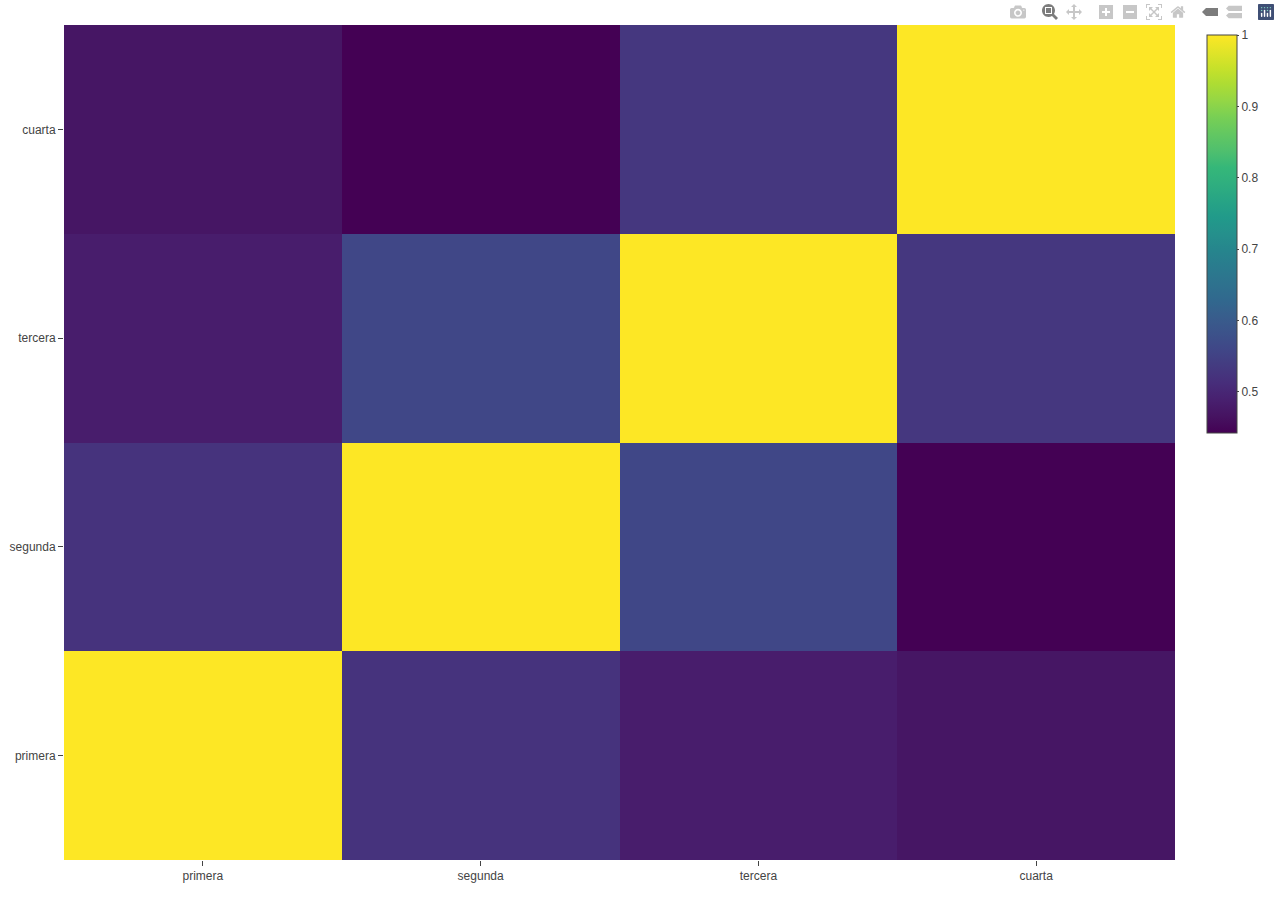
<file: GRAFICOS/cor_olas.html>
<!DOCTYPE html>
<html lang="en">
<head>
<meta charset="utf-8"/>
<style>body{background-color:white;}</style>
<script src="lib/htmlwidgets-1.5.4/htmlwidgets.js"></script>
<script src="lib/plotly-binding-4.10.0/plotly.js"></script>
<script src="lib/typedarray-0.1/typedarray.min.js"></script>
<script src="lib/jquery-3.5.1/jquery.min.js"></script>
<link href="lib/crosstalk-1.2.0/css/crosstalk.min.css" rel="stylesheet" />
<script src="lib/crosstalk-1.2.0/js/crosstalk.min.js"></script>
<link href="lib/plotly-htmlwidgets-css-2.5.1/plotly-htmlwidgets.css" rel="stylesheet" />
<script src="lib/plotly-main-2.5.1/plotly-latest.min.js"></script>
  <title>plotly</title>
</head>
<body>
<div id="htmlwidget_container">
  <div id="htmlwidget-e7dbbc488dd6bed8e155" style="width:100%;height:400px;" class="plotly html-widget"></div>
</div>
<script type="application/json" data-for="htmlwidget-e7dbbc488dd6bed8e155">{"x":{"visdat":{"23bc6abbd3a":["function () ","plotlyVisDat"]},"cur_data":"23bc6abbd3a","attrs":{"23bc6abbd3a":{"x":["primera","segunda","tercera","cuarta"],"y":["primera","segunda","tercera","cuarta"],"z":[[1,0.523406505764144,0.484140885814989,0.471161086002032],[0.523406505764144,1,0.560038221051182,0.442291001180113],[0.484140885814989,0.560038221051182,1,0.529966957746842],[0.471161086002032,0.442291001180113,0.529966957746842,1]],"alpha_stroke":1,"sizes":[10,100],"spans":[1,20],"type":"heatmap"}},"layout":{"margin":{"b":40,"l":60,"t":25,"r":10},"xaxis":{"domain":[0,1],"automargin":true,"title":[]},"yaxis":{"domain":[0,1],"automargin":true,"title":[]},"scene":{"zaxis":{"title":[]}},"hovermode":"closest","showlegend":false,"legend":{"yanchor":"top","y":0.5}},"source":"A","config":{"modeBarButtonsToAdd":["hoverclosest","hovercompare"],"showSendToCloud":false},"data":[{"colorbar":{"title":"","ticklen":2,"len":0.5,"lenmode":"fraction","y":1,"yanchor":"top"},"colorscale":[["0","rgba(68,1,84,1)"],["0.0416666666666667","rgba(70,19,97,1)"],["0.0833333333333334","rgba(72,32,111,1)"],["0.125","rgba(71,45,122,1)"],["0.166666666666667","rgba(68,58,128,1)"],["0.208333333333333","rgba(64,70,135,1)"],["0.25","rgba(60,82,138,1)"],["0.291666666666667","rgba(56,93,140,1)"],["0.333333333333333","rgba(49,104,142,1)"],["0.375","rgba(46,114,142,1)"],["0.416666666666667","rgba(42,123,142,1)"],["0.458333333333333","rgba(38,133,141,1)"],["0.5","rgba(37,144,140,1)"],["0.541666666666667","rgba(33,154,138,1)"],["0.583333333333333","rgba(39,164,133,1)"],["0.625","rgba(47,174,127,1)"],["0.666666666666667","rgba(53,183,121,1)"],["0.708333333333333","rgba(79,191,110,1)"],["0.75","rgba(98,199,98,1)"],["0.791666666666667","rgba(119,207,85,1)"],["0.833333333333333","rgba(147,214,70,1)"],["0.875","rgba(172,220,52,1)"],["0.916666666666667","rgba(199,225,42,1)"],["0.958333333333333","rgba(226,228,40,1)"],["1","rgba(253,231,37,1)"]],"showscale":true,"x":["primera","segunda","tercera","cuarta"],"y":["primera","segunda","tercera","cuarta"],"z":[[1,0.523406505764144,0.484140885814989,0.471161086002032],[0.523406505764144,1,0.560038221051182,0.442291001180113],[0.484140885814989,0.560038221051182,1,0.529966957746842],[0.471161086002032,0.442291001180113,0.529966957746842,1]],"type":"heatmap","xaxis":"x","yaxis":"y","frame":null}],"highlight":{"on":"plotly_click","persistent":false,"dynamic":false,"selectize":false,"opacityDim":0.2,"selected":{"opacity":1},"debounce":0},"shinyEvents":["plotly_hover","plotly_click","plotly_selected","plotly_relayout","plotly_brushed","plotly_brushing","plotly_clickannotation","plotly_doubleclick","plotly_deselect","plotly_afterplot","plotly_sunburstclick"],"base_url":"https://plot.ly"},"evals":[],"jsHooks":[]}</script>
<script type="application/htmlwidget-sizing" data-for="htmlwidget-e7dbbc488dd6bed8e155">{"viewer":{"width":"100%","height":400,"padding":0,"fill":true},"browser":{"width":"100%","height":400,"padding":0,"fill":true}}</script>
</body>
</html>
</file>
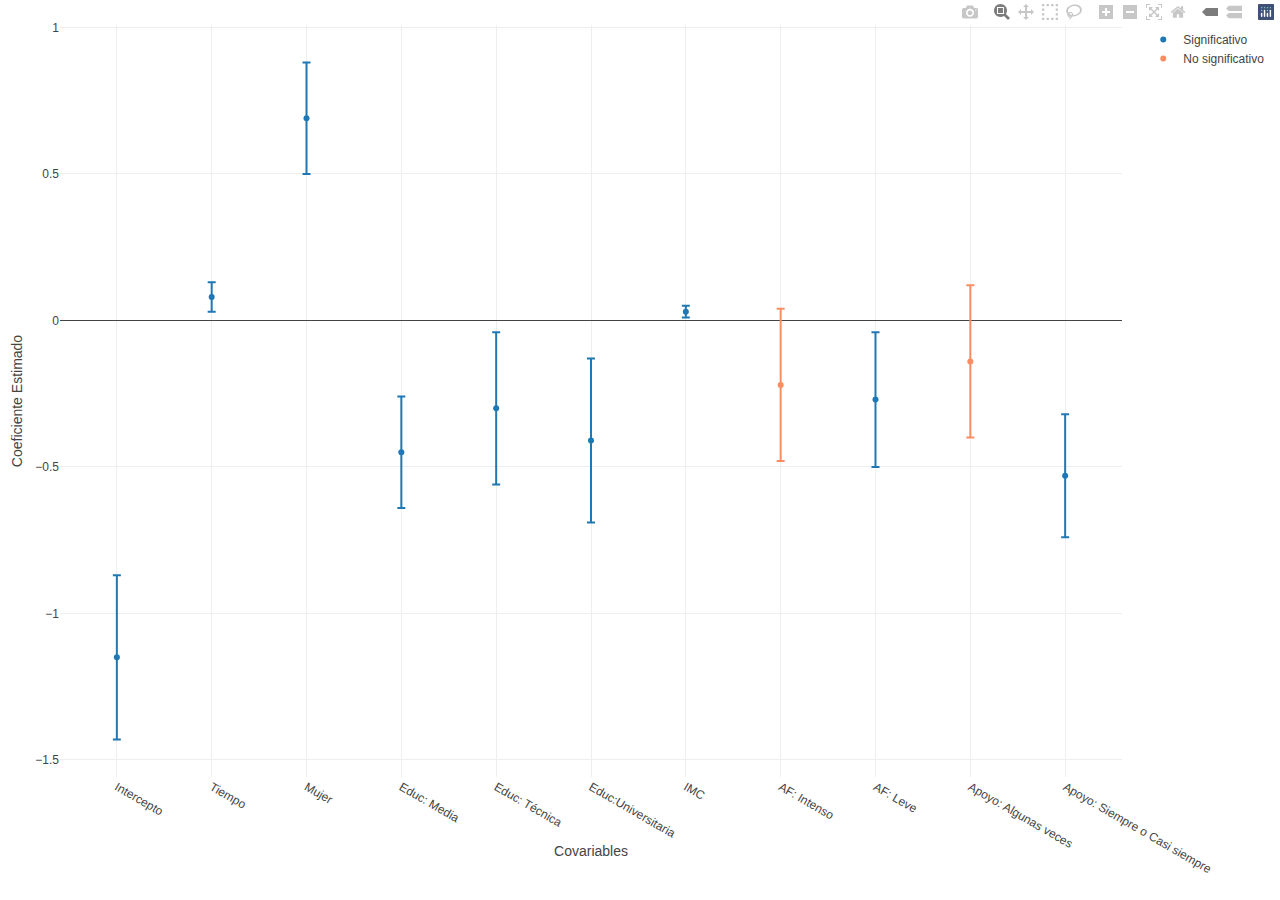
<file: GRAFICOS/gf_betas_aditivo.html>
<!DOCTYPE html>
<html lang="en">
<head>
<meta charset="utf-8"/>
<style>body{background-color:white;}</style>
<script src="lib/htmlwidgets-1.5.4/htmlwidgets.js"></script>
<script src="lib/plotly-binding-4.10.0/plotly.js"></script>
<script src="lib/typedarray-0.1/typedarray.min.js"></script>
<script src="lib/jquery-3.5.1/jquery.min.js"></script>
<link href="lib/crosstalk-1.2.0/css/crosstalk.min.css" rel="stylesheet" />
<script src="lib/crosstalk-1.2.0/js/crosstalk.min.js"></script>
<link href="lib/plotly-htmlwidgets-css-2.5.1/plotly-htmlwidgets.css" rel="stylesheet" />
<script src="lib/plotly-main-2.5.1/plotly-latest.min.js"></script>
  <title>plotly</title>
</head>
<body>
<div id="htmlwidget_container">
  <div id="htmlwidget-efe82b393adb90d9a806" style="width:100%;height:400px;" class="plotly html-widget"></div>
</div>
<script type="application/json" data-for="htmlwidget-efe82b393adb90d9a806">{"x":{"visdat":{"25a83a92fda":["function () ","plotlyVisDat"],"25a8296e677f":["function () ","data"]},"cur_data":"25a8296e677f","attrs":{"25a83a92fda":{"x":{},"y":{},"mode":"markers","error_y":{},"hoverinfo":"text","text":{},"name":"Significativo","alpha_stroke":1,"sizes":[10,100],"spans":[1,20],"type":"scatter"},"25a8296e677f":{"x":{},"y":{},"mode":"markers","error_y":{},"hoverinfo":"text","text":{},"name":"No significativo","alpha_stroke":1,"sizes":[10,100],"spans":[1,20],"type":"scatter","color":"red","inherit":true}},"layout":{"margin":{"b":40,"l":60,"t":25,"r":10},"xaxis":{"domain":[0,1],"automargin":true,"title":"Covariables","type":"category","categoryorder":"array","categoryarray":["Intercepto","Tiempo","Mujer","Educ: Media","Educ: Técnica","Educ:Universitaria","IMC","AF: Intenso","AF: Leve","Apoyo: Algunas veces","Apoyo: Siempre o Casi siempre"]},"yaxis":{"domain":[0,1],"automargin":true,"title":"Coeficiente Estimado"},"hovermode":"closest","showlegend":true},"source":"A","config":{"modeBarButtonsToAdd":["hoverclosest","hovercompare"],"showSendToCloud":false},"data":[{"x":["Intercepto","Tiempo","Mujer","Educ: Media","Educ: Técnica","Educ:Universitaria","IMC","AF: Leve","Apoyo: Siempre o Casi siempre"],"y":[-1.15,0.08,0.69,-0.45,-0.3,-0.41,0.03,-0.27,-0.53],"mode":"markers","error_y":{"color":"rgba(31,119,180,1)","array":[0.28,0.05,0.19,0.19,0.26,0.28,0.02,0.23,0.21]},"hoverinfo":["text","text","text","text","text","text","text","text","text"],"text":["Intercepto <br> Beta: -1.15 <br> Error: 0.28 <br> Chances: 0.32","Tiempo <br> Beta: 0.08 <br> Error: 0.05 <br> Chances: 1.08","Mujer <br> Beta: 0.69 <br> Error: 0.19 <br> Chances: 1.99","Educ: Media <br> Beta: -0.45 <br> Error: 0.19 <br> Chances: 0.64","Educ: Técnica <br> Beta: -0.3 <br> Error: 0.26 <br> Chances: 0.74","Educ:Universitaria <br> Beta: -0.41 <br> Error: 0.28 <br> Chances: 0.66","IMC <br> Beta: 0.03 <br> Error: 0.02 <br> Chances: 1.03","AF: Leve <br> Beta: -0.27 <br> Error: 0.23 <br> Chances: 0.76","Apoyo: Siempre o Casi siempre <br> Beta: -0.53 <br> Error: 0.21 <br> Chances: 0.59"],"name":"Significativo","type":"scatter","marker":{"color":"rgba(31,119,180,1)","line":{"color":"rgba(31,119,180,1)"}},"error_x":{"color":"rgba(31,119,180,1)"},"line":{"color":"rgba(31,119,180,1)"},"xaxis":"x","yaxis":"y","frame":null},{"x":["AF: Intenso","Apoyo: Algunas veces"],"y":[-0.22,-0.14],"mode":"markers","error_y":{"color":"rgba(252,141,98,1)","array":[0.26,0.26]},"hoverinfo":["text","text"],"text":["AF: Intenso <br> Beta: -0.22 <br> Error: 0.26 <br> Chances: 0.8","Apoyo: Algunas veces <br> Beta: -0.14 <br> Error: 0.26 <br> Chances: 0.87"],"name":"No significativo","type":"scatter","marker":{"color":"rgba(252,141,98,1)","line":{"color":"rgba(252,141,98,1)"}},"textfont":{"color":"rgba(252,141,98,1)"},"error_x":{"color":"rgba(252,141,98,1)"},"line":{"color":"rgba(252,141,98,1)"},"xaxis":"x","yaxis":"y","frame":null}],"highlight":{"on":"plotly_click","persistent":false,"dynamic":false,"selectize":false,"opacityDim":0.2,"selected":{"opacity":1},"debounce":0},"shinyEvents":["plotly_hover","plotly_click","plotly_selected","plotly_relayout","plotly_brushed","plotly_brushing","plotly_clickannotation","plotly_doubleclick","plotly_deselect","plotly_afterplot","plotly_sunburstclick"],"base_url":"https://plot.ly"},"evals":[],"jsHooks":[]}</script>
<script type="application/htmlwidget-sizing" data-for="htmlwidget-efe82b393adb90d9a806">{"viewer":{"width":"100%","height":400,"padding":0,"fill":true},"browser":{"width":"100%","height":400,"padding":0,"fill":true}}</script>
</body>
</html>
</file>
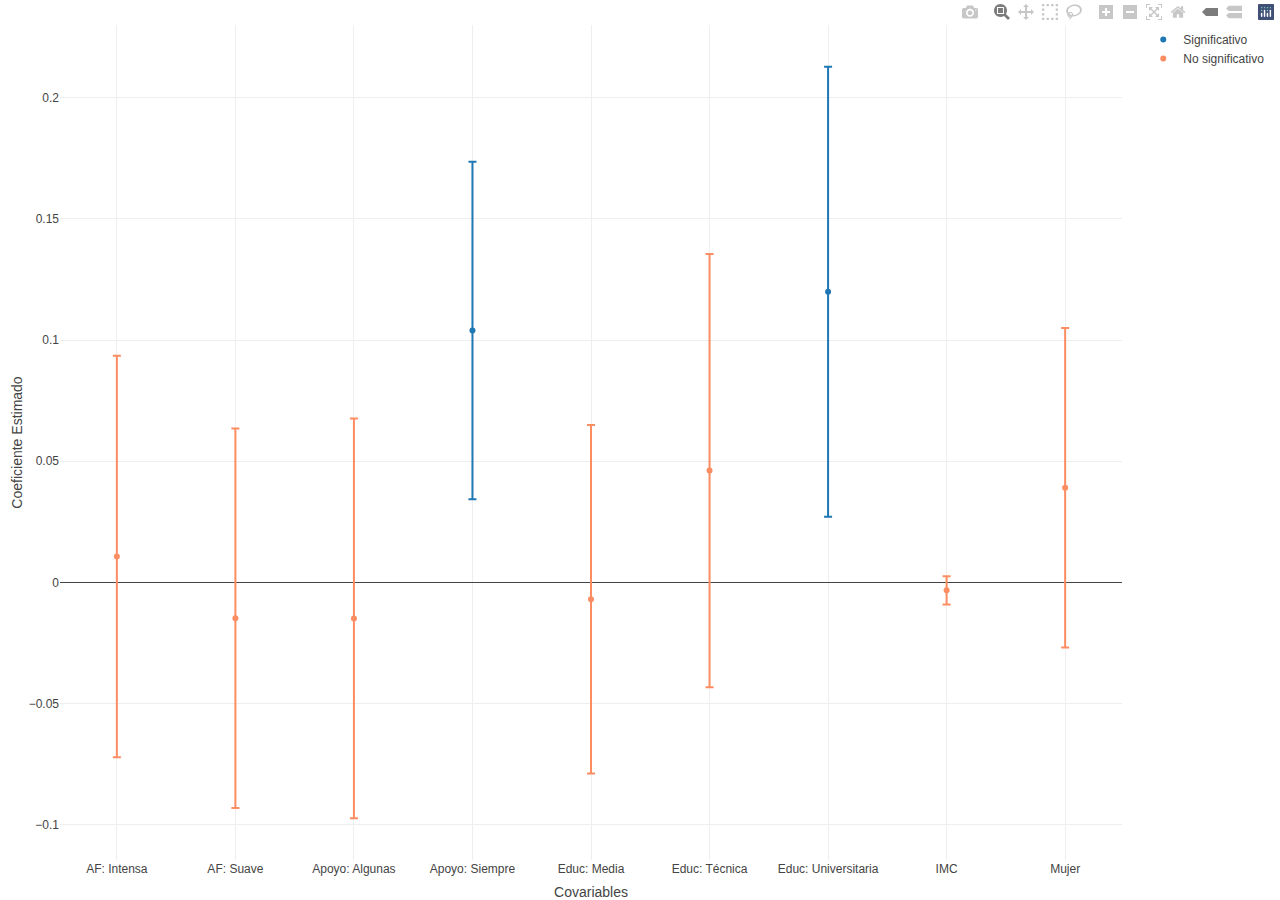
<file: GRAFICOS/gf_inter.html>
<!DOCTYPE html>
<html lang="en">
<head>
<meta charset="utf-8"/>
<style>body{background-color:white;}</style>
<script src="lib/htmlwidgets-1.5.4/htmlwidgets.js"></script>
<script src="lib/plotly-binding-4.10.0/plotly.js"></script>
<script src="lib/typedarray-0.1/typedarray.min.js"></script>
<script src="lib/jquery-3.5.1/jquery.min.js"></script>
<link href="lib/crosstalk-1.2.0/css/crosstalk.min.css" rel="stylesheet" />
<script src="lib/crosstalk-1.2.0/js/crosstalk.min.js"></script>
<link href="lib/plotly-htmlwidgets-css-2.5.1/plotly-htmlwidgets.css" rel="stylesheet" />
<script src="lib/plotly-main-2.5.1/plotly-latest.min.js"></script>
  <title>plotly</title>
</head>
<body>
<div id="htmlwidget_container">
  <div id="htmlwidget-64b0c78e36200f90e985" style="width:100%;height:400px;" class="plotly html-widget"></div>
</div>
<script type="application/json" data-for="htmlwidget-64b0c78e36200f90e985">{"x":{"visdat":{"3b7c1bff1bfe":["function () ","plotlyVisDat"],"3b7c72184882":["function () ","data"]},"cur_data":"3b7c72184882","attrs":{"3b7c1bff1bfe":{"x":{},"y":{},"mode":"markers","error_y":{},"hoverinfo":"text","text":{},"name":"Significativo","alpha_stroke":1,"sizes":[10,100],"spans":[1,20],"type":"scatter"},"3b7c72184882":{"x":{},"y":{},"mode":"markers","error_y":{},"hoverinfo":"text","text":{},"name":"No significativo","alpha_stroke":1,"sizes":[10,100],"spans":[1,20],"type":"scatter","color":"red","inherit":true}},"layout":{"margin":{"b":40,"l":60,"t":25,"r":10},"xaxis":{"domain":[0,1],"automargin":true,"title":"Covariables","type":"category","categoryorder":"array","categoryarray":["AF: Intensa","AF: Suave","Apoyo: Algunas","Apoyo: Siempre","Educ: Media","Educ: Técnica","Educ: Universitaria","IMC","Mujer"]},"yaxis":{"domain":[0,1],"automargin":true,"title":"Coeficiente Estimado"},"hovermode":"closest","showlegend":true},"source":"A","config":{"modeBarButtonsToAdd":["hoverclosest","hovercompare"],"showSendToCloud":false},"data":[{"x":["Apoyo: Siempre","Educ: Universitaria"],"y":[0.103931034154491,0.119905798227915],"mode":"markers","error_y":{"color":"rgba(31,119,180,1)","array":[0.069586671407189,0.0928058335110788]},"hoverinfo":["text","text"],"text":["Apoyo: Siempre <br> Beta: 0.1 <br> Error: 0.07 <br> Chances: 1.11","Educ: Universitaria <br> Beta: 0.12 <br> Error: 0.09 <br> Chances: 1.13"],"name":"Significativo","type":"scatter","marker":{"color":"rgba(31,119,180,1)","line":{"color":"rgba(31,119,180,1)"}},"error_x":{"color":"rgba(31,119,180,1)"},"line":{"color":"rgba(31,119,180,1)"},"xaxis":"x","yaxis":"y","frame":null},{"x":["Mujer","AF: Intensa","AF: Suave","Apoyo: Algunas","IMC","Educ: Media","Educ: Técnica"],"y":[0.0390506617241289,0.0107432160474437,-0.0147657058355388,-0.0148000635477659,-0.00324471343871367,-0.00689463970203663,0.0461444193172409],"mode":"markers","error_y":{"color":"rgba(252,141,98,1)","array":[0.0659086681090507,0.0828214624245598,0.0782451377865226,0.0824307433571468,0.00584345240419203,0.0718564520320298,0.0893858804186698]},"hoverinfo":["text","text","text","text","text","text","text"],"text":["Mujer <br> Beta: 0.04 <br> Error: 0.07 <br> Chances: 1.04","AF: Intensa <br> Beta: 0.01 <br> Error: 0.08 <br> Chances: 1.01","AF: Suave <br> Beta: -0.01 <br> Error: 0.08 <br> Chances: 0.99","Apoyo: Algunas <br> Beta: -0.01 <br> Error: 0.08 <br> Chances: 0.99","IMC <br> Beta: 0 <br> Error: 0.01 <br> Chances: 1","Educ: Media <br> Beta: -0.01 <br> Error: 0.07 <br> Chances: 0.99","Educ: Técnica <br> Beta: 0.05 <br> Error: 0.09 <br> Chances: 1.05"],"name":"No significativo","type":"scatter","marker":{"color":"rgba(252,141,98,1)","line":{"color":"rgba(252,141,98,1)"}},"textfont":{"color":"rgba(252,141,98,1)"},"error_x":{"color":"rgba(252,141,98,1)"},"line":{"color":"rgba(252,141,98,1)"},"xaxis":"x","yaxis":"y","frame":null}],"highlight":{"on":"plotly_click","persistent":false,"dynamic":false,"selectize":false,"opacityDim":0.2,"selected":{"opacity":1},"debounce":0},"shinyEvents":["plotly_hover","plotly_click","plotly_selected","plotly_relayout","plotly_brushed","plotly_brushing","plotly_clickannotation","plotly_doubleclick","plotly_deselect","plotly_afterplot","plotly_sunburstclick"],"base_url":"https://plot.ly"},"evals":[],"jsHooks":[]}</script>
<script type="application/htmlwidget-sizing" data-for="htmlwidget-64b0c78e36200f90e985">{"viewer":{"width":"100%","height":400,"padding":0,"fill":true},"browser":{"width":"100%","height":400,"padding":0,"fill":true}}</script>
</body>
</html>
</file>
<file: GRAFICOS/lib/plotly-htmlwidgets-css-2.5.1/plotly-htmlwidgets.css>
/*
just here so that plotly works
correctly with ioslides.
see https://github.com/ropensci/plotly/issues/463
*/

slide:not(.current) .plotly.html-widget{
  display: none;
}
</file>
<file: GRAFICOS/lib/crosstalk-1.2.0/css/crosstalk.min.css>
.container-fluid.crosstalk-bscols{margin-left:-30px;margin-right:-30px;white-space:normal}body>.container-fluid.crosstalk-bscols{margin-left:auto;margin-right:auto}.crosstalk-input-checkboxgroup .crosstalk-options-group .crosstalk-options-column{display:inline-block;padding-right:12px;vertical-align:top}@media only screen and (max-width: 480px){.crosstalk-input-checkboxgroup .crosstalk-options-group .crosstalk-options-column{display:block;padding-right:inherit}}.crosstalk-input{margin-bottom:15px}.crosstalk-input .control-label{margin-bottom:0;vertical-align:middle}.crosstalk-input input[type="checkbox"]{margin:4px 0 0;margin-top:1px;line-height:normal}.crosstalk-input .checkbox{position:relative;display:block;margin-top:10px;margin-bottom:10px}.crosstalk-input .checkbox>label{padding-left:20px;margin-bottom:0;font-weight:400;cursor:pointer}.crosstalk-input .checkbox input[type="checkbox"],.crosstalk-input .checkbox-inline input[type="checkbox"]{position:absolute;margin-top:2px;margin-left:-20px}.crosstalk-input .checkbox+.checkbox{margin-top:-5px}.crosstalk-input .checkbox-inline{position:relative;display:inline-block;padding-left:20px;margin-bottom:0;font-weight:400;vertical-align:middle;cursor:pointer}.crosstalk-input .checkbox-inline+.checkbox-inline{margin-top:0;margin-left:10px}
</file>
